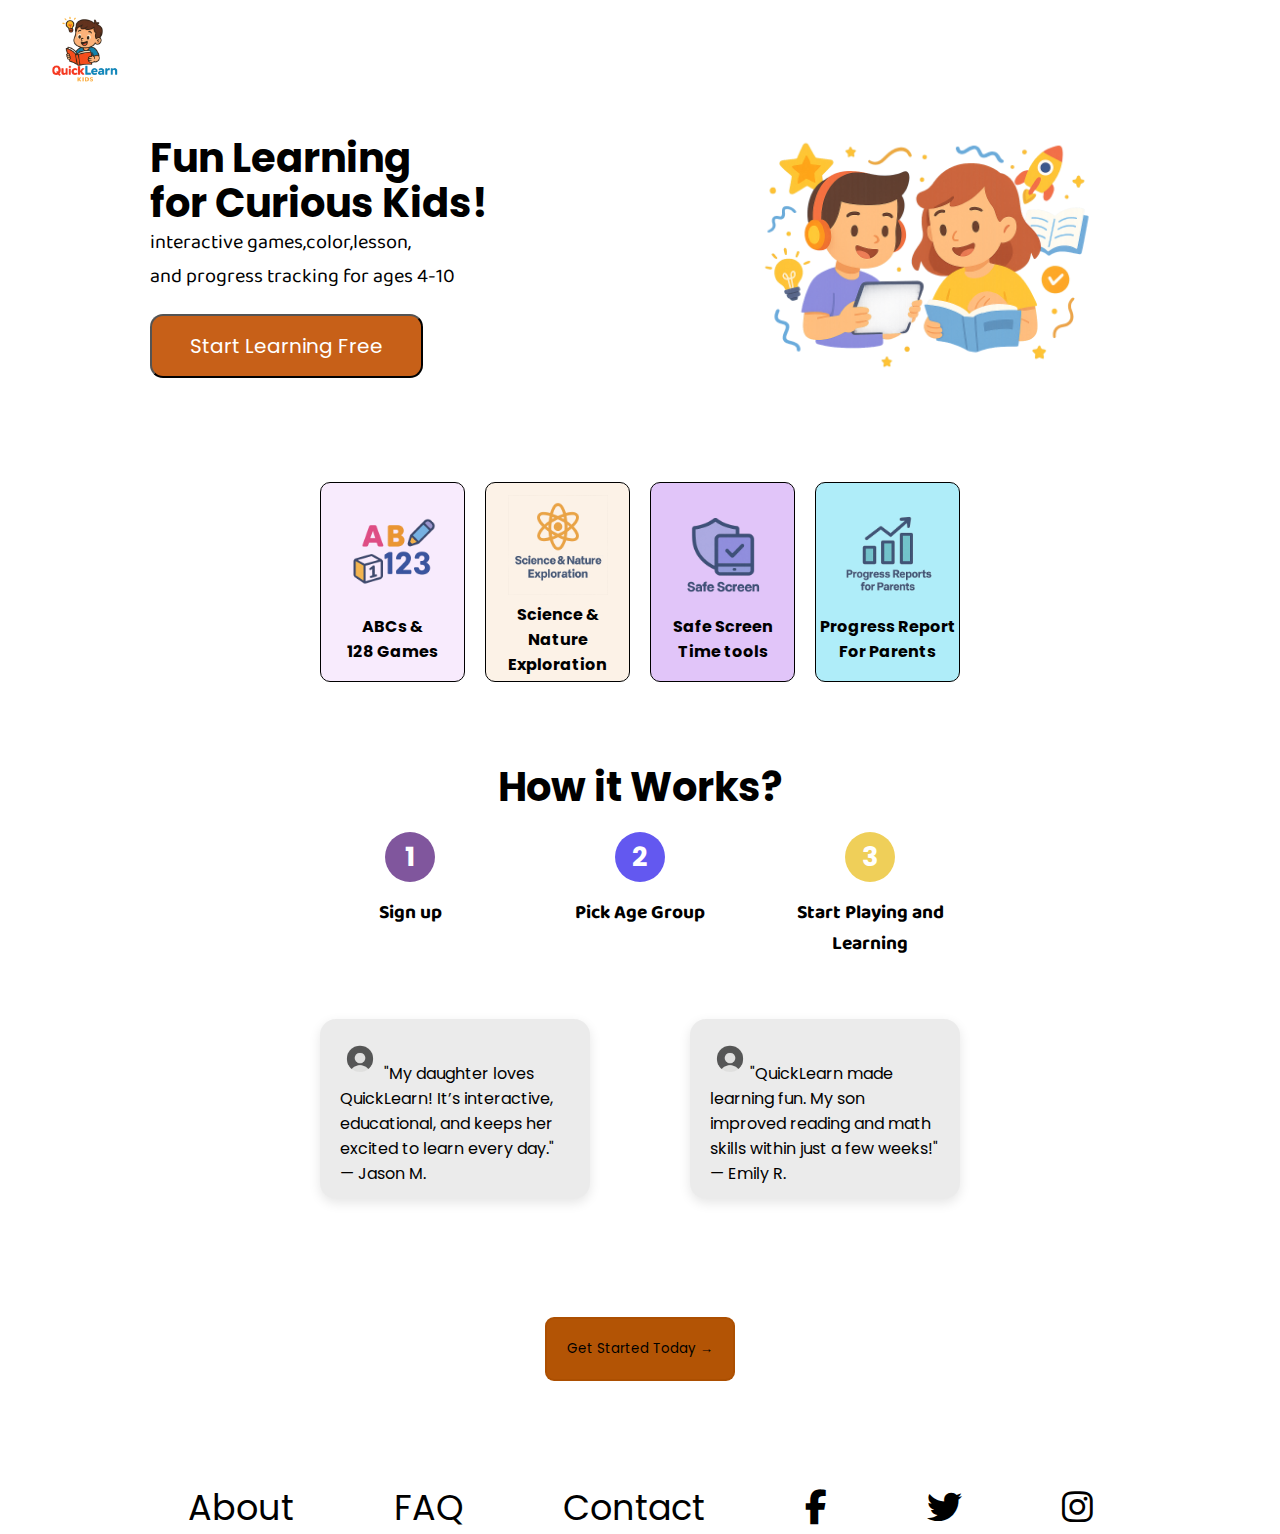
<file: index.html>
<!DOCTYPE html>
<html>

<head>
  <meta charset="UTF-8">
  <meta name="viewport" content="width=device-width, initial-scale=1">
  <title>QuickLearn-curiouskids</title>
  <link rel="stylesheet" href="https://cdnjs.cloudflare.com/ajax/libs/font-awesome/6.4.0/css/all.min.css">
  <link rel="stylesheet" href="CSS/style.css" type="text/css" media="all" />
</head>

<body>
  <div class="logo">
    <img src="img/icons/logo.png" alt="logo">
  </div>
  <!--Header Section-->
  <header>
    <div class="header-left">
      <h2>Fun Learning</h2>
      <h2>for Curious Kids!</h2>
      <p>interactive games,color,lesson, </p>
      <p>and progress tracking for ages 4-10</p>
      <div class="start-btn"><button>Start Learning Free</button>
      </div>
    </div>
    <div class="header-right">
      <img src="img/kids.png" alt="kids image">
    </div>
  </header>
  <!-- It is first section -->
  <section class="first">
    <div class="box" id="box-1">
      <img src="img/icons/abc.png" alt="ABC">
      <div>ABCs & </div>
      <div>128 Games</div>
    </div>
    <div class="box" id="box-2">
      <img src="img/icons/science.png" alt="ABC">
      <div>Science &</div>
      <div>Nature Exploration</div>
    </div>
    <div class="box" id="box-3">
      <img src="img/icons/shield.png" alt="Sheild">
      <div>Safe Screen</div>
      <div>Time tools</div>
    </div>
    <div class="box" id="box-4">
      <img src="img/icons/progress.png" alt="ABC">
      <div>Progress Report</div>
      <div>For Parents</div>
    </div>
  </section>
  <section class="second">
    <h2>How it Works?</h2>
    <div class="container">
      <div class="step">
        <div class="circle" id="circle-1">1</div>
        <p>Sign up</p>
      </div>
      <div class="step">
        <div class="circle" id="circle-2">2</div>
        <p>Pick Age Group</p>
      </div>
      <div class="step">
        <div class="circle" id="circle-3">3</div>
        <p>Start Playing and</p>
        <p>Learning</p>
      </div>
    </div>
    <div class="testimonal-box">
      <div class="testimonal" id="testimonal-1">
        <img src="img/icons/testimonal.png" alt="contact"> <span>"My daughter loves QuickLearn! It’s interactive, educational, and keeps her excited to learn every day." <br>
          — Jason M.</span>
      </div>
      <div class="testimonal" id="testimonal-2">
        <img src="img/icons/testimonal.png" alt="contact"><span>"QuickLearn made learning fun. My son improved reading and math skills within just a few weeks!" <br />
          — Emily R.</span>
      </div>
    </div>
    <div class="signup-btn">
      <button>Get Started Today &#8594;</button>
    </div>
  </section>
  <footer>
    <div class="nav">
      <ul>
        <li><a href="about.html">About</a></li>
        <li><a href="#FAQ">FAQ</a></li>
        <li><a href="contact.html">Contact</a></li>
        <li><a href="#"><i class="fab fa-facebook-f"></i></a></li>
        <li><a href="#"><i class="fab fa-twitter"></i></a></li>
        <li><a href="#"><i class="fab fa-instagram"></i></a></li>
        
      </ul>
    </div>
  </footer>
</body>

</html>
</file>
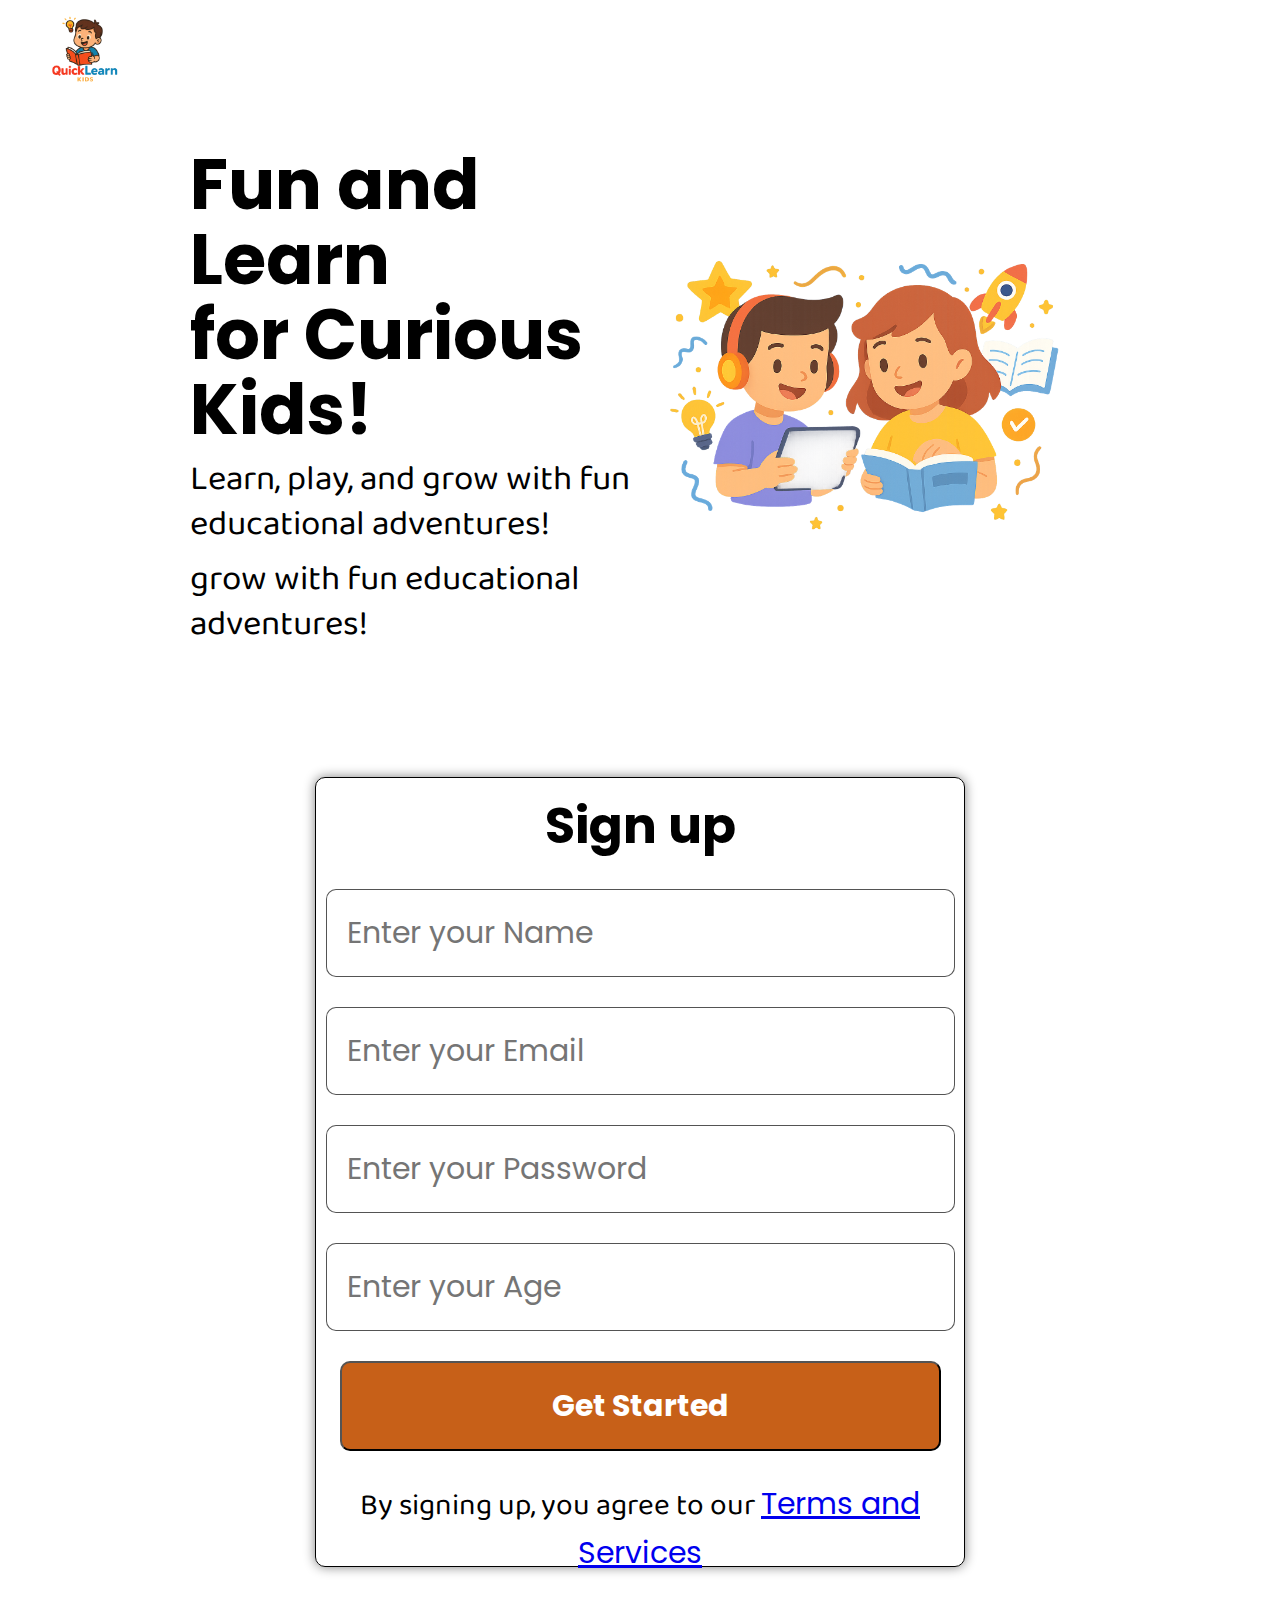
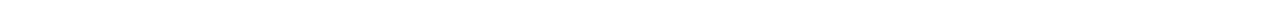
<file: sign-up.html>
<!DOCTYPE html>
<html>

<head>
  <meta charset="UTF-8">
  <meta name="viewport" content="width=device-width, initial-scale=1">
  <title>QuickLearn-Sign up</title>
  <link rel="stylesheet" href="CSS/sign-up.css">
</head>

<body>
  <div class="logo">
    <img src="img/icons/logo.png" alt="logo">
  </div>
  <header>
    <div class="header-left">
      <h1>Fun and Learn</h1>
      <h1>for Curious Kids!</h1>
      <p>Learn, play, and grow with fun educational adventures!
      </p>
      <p>grow with fun educational adventures!</p>
      <p class="long-text">a fun and engaging world of learning made just for kids! Our platform combines exciting games, colorful visuals, and age-appropriate lessons to help young minds grow smarter every day. Whether it's math, reading, or science, kids explore and learn at their own pace. Sign up today and let your child begin an amazing educational adventure full of discovery and joy!</p>
      <h2 class="long-text">Why should your child join QuickLearn?</h2>
      <p class="long-text">
        Because learning should be exciting! QuickLearn offers fun games, colorful lessons, and interactive activities that make education joyful. It’s designed to help children learn while having fun—anytime, anywhere!
      </p>
    </div>
    <div class="header-right">
      <img src="img/kids.png" alt="kids image">
    </div>
  </header>
  <main class="main">
    <div class="sign-up-box">
      <h2>Sign up</h2>
      <form action="#">
        <label for="Name"></label>
        <input type="text" placeholder="Enter your Name">
        <label for="Email"></label>
        <input type="text" placeholder="Enter your Email" <label for="Password"></label>
        <input type="text" placeholder="Enter your Password" <label for="Age"></label>
        <input type="text" placeholder="Enter your Age" </form>
        <button id="btn-1"> Get Started</button>
        <p>By signing up, you agree to our <a href="#">Terms and Services</a></p>
        <!-- Google Sign-up Button -->
        <div class="hide">
          <button class="google-btn">
            <img src="img/icons/google-icon.png" alt="Google Icon" class="google-icon " />
            Sign up with Google
          </button>
        </div>
    </div>
  </main>
  
</body>

</html>
</file>
<file: CSS/style.css>
@import url('https://fonts.googleapis.com/css2?family=Baloo+2:wght@400..800&family=Baloo+Bhai+2:wght@400..800&family=Poppins:ital,wght@0,100;0,200;0,300;0,400;0,500;0,600;0,700;0,800;0,900;1,100;1,200;1,300;1,400;1,500;1,600;1,700;1,800;1,900&display=swap');
* {
  padding: 0;
  margin: 0;
  box-sizing: border-box;
  font-family:"Poppins";
}

body {
  /*background-color: #7C7E8F; */
  width: 100%;
}
body p{
  font-family: "baloo bhai 2";
}

.logo {
  margin: 10px 30px;
}

.logo img {
  height: 80px;
  width: auto;
  max-width: 100%;
}

header {
  display: flex;
  align-items: center;
  width: 100%;
  height: 300px;
  /* border:1px solid black;*/
}

.header-left {
  position: relative;
  display: flex;
  flex-direction: column;
  width: 50%;
  height: auto;
  left: 150px;
}

.header-left h2 {
  font-size: 40px;
  line-height: 45px;
}

.header-left p {
  font-size: 20px;
  line-height: 34px;
}

.header-left .start-btn button {
  margin-top: 20px;
  padding: 15px 38px;
  font-size: 20px;
  border-radius: 13px;
  color: #fff;
  background-color: #C76018;
  box-shadow: 0px 0px 12px;
  min-height: 44px;
}

.header-left button:hover {
  background-color: #E55A2D;
  transform: scale(1.05);
  box-shadow: 0 4px 8px rgba(0, 0, 0, 0.2);
}
.header-left button a{
  text-decoration: none;
  color: white;
}

.header-right img {
  position: relative;
  width: auto;
  height: 250px;
  left: 100px;
  max-width: 100%;
}

.first {
  display: flex;
  flex-direction: row;
  justify-content: center;
  align-items: center;
  /*border: 1px solid black;*/
  width: 100%;
  height: 350px;
  
}

.first .box {
  height: 200px;
  width: 145px;
  border: 1px solid black;
  margin: 10px;
  border-radius: 10px;
}

.first .box div {
  
  color: black;
  font-weight: bold;
  text-align: center;
}

.first .box img {
  height: 100px;
  width: auto;
  margin: 7px;
  max-width: 100%;
}

.first #box-1 {
  background-color: #CD7CEF26;
  display: flex;
  justify-content: center;
  flex-direction: column;
  align-items: center;
}

.first #box-2 {
  background-color: #EAA96126;
  display: flex;
  justify-content: center;
  flex-direction: column;
  align-items: center;
}

.first #box-3 {
  background-color: #B166EF61;
  display: flex;
  justify-content: center;
  flex-direction: column;
  align-items: center;
}

.first #box-4 {
  background-color: #45D5F06E;
  display: flex;
  justify-content: center;
  flex-direction: column;
  align-items: center;
}

/* Second Sec Starts here */
.second {
/*  height: 740px;*/
  width: 100%;
  padding-bottom: 100px;
  /*border: 1px solid black; */
}

.second h2 {
  text-align: center;
  font-size: 40px;
}

.second .container {
  display: flex;
  justify-content: center;
  align-items: center;
  /*  border: 1px solid black; */
}

.second .container .step {
  display: flex;
  flex-direction: column;
  text-align: center;
  font-weight: bold;
  height: 150px;
  font-size: 1.2em;
  /*border: 1px solid #E8BA0FB0; */
}

.second .container .circle {
  width: 50px;
  height: 50px;
  /* border: 1px solid black;*/
  border-radius: 50%;
  display: flex;
  justify-content: center;
  align-items: center;
  margin: 15px 90px;
  font-weight: bold;
  color: white;
  font-size: 27px;
}

.second #circle-1 {
  background-color: #551D7CBF;
}

.second #circle-2 {
  background-color: #2F20EBBF;
}

.second #circle-3 {
  background-color: #E8BA0FB0;
}

.testimonal-box {
  display: flex;
  flex-direction: row;
  justify-content: center;
  position: relative;
  top: 2px;
}

.second .testimonal-box .testimonal {
  width: 270px;
  height: 180px;
  padding: 20px;
  border-radius: 16px;
  background-color: #A1A1A136;
  box-shadow: 0 4px 12px rgba(0, 0, 0, 0.1);
  
  margin: 50px;
}

.testimonal-box img {
  height: 40px;
  width: auto;
  max-width: 100%;
}

.second .signup-btn {
  display: flex;
  justify-content: center;
  align-items: center;
  margin-top: 70px;
  
}
.second .signup-btn button {
  padding: 20px 20px;
  background-color: #B35405;
  border: 2px solid #A94D00BF;
  justify-content: center;
  text-align: center;
  min-height: 44px;
  border-radius: 9px;
}
.second .signup-btn button a {
  text-decoration: none;
  font-size: 40px;
  color: white;
}

.nav ul {
  display: flex;
  flex-direction: row;
  justify-content: center;
  gap: 100px;
}

.nav ul li {
  list-style: none;
  display: flex;
  flex-direction: row;
  justify-content: center;
}

.nav ul li a {
  text-decoration: none;
  color: black;
  font-size: 35px;
}

@media screen and (max-width: 1024px) {
  .header-left {
    left: 50px;
  }

  .header-right img {
    height: 200px;
    left: 20px;
    max-width: 100%;
  }

  .first {
    flex-wrap: wrap;
    height: auto;
    padding: 20px;
  }

  .first .box {
    width: 40%;
    margin: 10px;
  }

  .second .container {
    flex-direction: column;
    gap: 20px;
  }

  .second .signup-btn button {
    padding: 20px 60px;
    font-size: 40px;
  }
  .nav ul {
  flex-direction: row;
  align-items: center;
  margin-top: 20px;
  padding: 50px 100px;
  flex-wrap: wrap;
  gap: 20px;
}
}

@media screen and (max-width: 768px) {
  header {
    flex-direction: column;
    height: auto;
    padding: 20px;
  }

  .header-left, .header-right {
    width: 100%;
    left: 0;
    text-align: center;
  }

  .header-left h2 {
    font-size: 30px;
  }

  .header-left p {
    font-size: 16px;
  }

  .header-left .start-btn button {
    font-size: 18px;
    padding: 12px 30px;
    min-height: 44px;
  }

  .first .box {
    width: 80%;
  }

  .second .testimonal-box {
    flex-direction: column;
    align-items: center;
  }

  .second .testimonal-box .testimonal {
    width: 90%;
    margin: 20px 0;
  }

  .second .signup-btn button {
    padding: 12px 24px;
    font-size: 18px;
    min-height: 40px;
  }
.second .signup-btn button a {
  font-size: 20px;
}
  .nav ul {
    flex-direction: row;
    align-items: center;
    margin-top: 20px;
    padding: 50px 100px;
    flex-wrap: wrap;
    gap: 20px;
  }

  .nav ul li a {
    font-size: 20px;
  }
}

@media screen and (max-width: 480px) {
  .header-left h2 {
    font-size: 24px;
  }

  .second h2 {
    font-size: 30px;
  }

  .second .signup-btn button {
    font-size: 13px;
    padding: 12px 24px;
    min-height: 38px ;
  }
  .second .signup-btn button a {
  font-size: 18px;
  }
}
</file>
<file: CSS/sign-up.css>
@import url('https://fonts.googleapis.com/css2?family=Baloo+2:wght@400..800&family=Baloo+Bhai+2:wght@400..800&family=Poppins:ital,wght@0,100;0,200;0,300;0,400;0,500;0,600;0,700;0,800;0,900;1,100;1,200;1,300;1,400;1,500;1,600;1,700;1,800;1,900&display=swap');
* {
  padding: 0;
  margin: 0;
  box-sizing: border-box;
  font-family: "poppins";
}

body {
  /*background-color: #7C7E8F; */
  width: 100%;
  font-family: "poppins";
}
body p{
  font-family:"baloo bhai 2";
}

.logo {
  margin: 10px 30px;
}

.logo img {
  height: 80px;
  width: auto;
  max-width: 100%;
}

header {
  display: flex;
  align-items: center;
  justify-content: center;
  width: 100%;
  /* border: 1px solid black; */
  height: 580px;
}

.header-left {
  height: 580px;
  width: 450px;
  /*  border: 1px solid black; */
  display: flex;
  align-items: flex-start;
  justify-content: center;
  flex-direction: column;
}

.header-left h1 {
  font-size: 70px;
  line-height: 75px;
  
}

.header-left p {
  font-size: 35px;
  line-height: 45px;
  margin-top: 10px;
  
}

.header-left .long-text {
  display: none;
}

.header-right img {
  height: 300px;
  width: auto;
}

.main {
  display: flex;
  justify-content: center;
  align-items: center;
  width: 100%;
  height: 900px;
  /* border: 1px solid black; */
  margin-top: 35px;
}

.main .sign-up-box {
  width: 650px;
  height: 790px;
  border: 1px solid black;
  border-radius: 10px;
  text-align: center;
  box-shadow: 0px 0px 12px grey;
  
}

.sign-up-box h2 {
  font-size: 50px;
  margin: 10px;
}

.sign-up-box form {
  display: flex;
  flex-direction: column;
  justify-content: center;
  align-items: center;
  
}

.sign-up-box form input {
  padding: 20px 20px;
  margin: 15px;
  text-align: left;
  font-size: 30px;
  border: 1px solid #000000AB;
  border-radius: 10px;
}

.sign-up-box #btn-1 {
  padding: 20px 210px;
  margin: 15px;
  font-size: 30px;
  font-weight: bold;
  color: white;
  background-color: #C76018;
  border-radius: 10px;
}

.sign-up-box #btn-1:hover {
  background-color: #E55A2D;
  transform: scale(1.05);
  box-shadow: 0 4px 8px rgba(0, 0, 0, 0.2);
}

.sign-up-box p {
  font-size: 30px;
  margin-top: 15px;
}

.google-btn {
  display: flex;
  align-items: center;
  justify-content: center;
  background-color: #FFFFFF;
  /* Google Blue */
  color: black;
  font-size: 1.2rem;
  font-weight: 500;
  padding: 12px 20px;
  border: 1px solid black;
  border-radius: 10px;
  cursor: pointer;
  margin: 15px 0;
  width: 100%;
  max-width: 350px;
  transition: background-color 0.3s ease;
}

.sign-up-box .hide {
  display: none;
}

.google-btn:hover {
  background-color: #8E8B8B;
}

.google-icon {
  height: 24px;
  width: 24px;
  margin-right: 12px;
}

@media (max-width: 768px) {
  header {
    flex-direction: column;
    padding: 20px;
    height: auto;
    text-align: center;
  }
  
  .header-left,
  .header-right {
    width: 100%;
    align-items: center;
    text-align: center;
  }
  
  .header-left h1 {
    font-size: 2rem;
    line-height: 2.2rem;
  }
  
  .header-left p {
    font-size: 1rem;
    line-height: 1.4rem;
  }
  
  .header-left .long-text {
    display: block;
  }
  
  .header-right img {
    height: 160px;
    margin-top: 20px;
  }
  
  .main {
    height: auto;
    padding: 20px;
  }
  
  .sign-up-box {
    width: 90%;
    max-width: 380px;
    max-height: 600px;
    margin: 0 auto;
    padding: 20px;
    overflow-y: auto;
  }
  
  .sign-up-box .hide {
    display: flex;
  }
  
  .sign-up-box h2 {
    font-size: 1.8rem;
  }
  
  .sign-up-box form input,
  .sign-up-box #btn-1 {
    font-size: 1rem;
    padding: 10px;
    width: 100%;
  }
  
  .sign-up-box p {
    font-size: 0.9rem;
  }
}

@media (max-width: 720px) {
  .header-left h1 {
    font-size: 1.7rem;
  }
  
  .header-left p {
    font-size: 0.95rem;
  }
  
  .header-left .long-text {
    display: block;
  }
  
  .header-right img {
    height: 140px;
  }
  
  .sign-up-box {
    width: 90%;
    max-width: 360px;
    max-height: 580px;
  }
  
  .sign-up-box .hide {
    display: flex;
  }
  
  .sign-up-box h2 {
    font-size: 1.6rem;
  }
  
  .sign-up-box form input,
  .sign-up-box #btn-1 {
    font-size: 0.95rem;
    padding: 10px;
  }
  
  .sign-up-box p {
    font-size: 0.85rem;
  }
}

@media (max-width: 480px) {
  .header-left {
    justify-content: flex-start;
  }
  
  .header-left h1 {
    font-size: 1.5rem;
  }
  
  .header-left p {
    font-size: 0.9rem;
  }
  
  .header-left .long-text {
    display: block;
  }
  
  .header-right img {
    height: 120px;
  }
  
  .sign-up-box {
    width: 90%;
    max-width: 320px;
    max-height: 550px;
    padding: 15px;
  }
  
  .sign-up-box .hide {
    display: flex;
  }
  
  .sign-up-box h2 {
    font-size: 1.4rem;
  }
  
  .sign-up-box form input,
  .sign-up-box #btn-1 {
    font-size: 0.9rem;
    padding: 8px;
  }
  
  .sign-up-box #btn-1 {
    position: relative;
    right: 10px;
  }
  
  .sign-up-box p {
    font-size: 0.8rem;
  }
}
</file>
